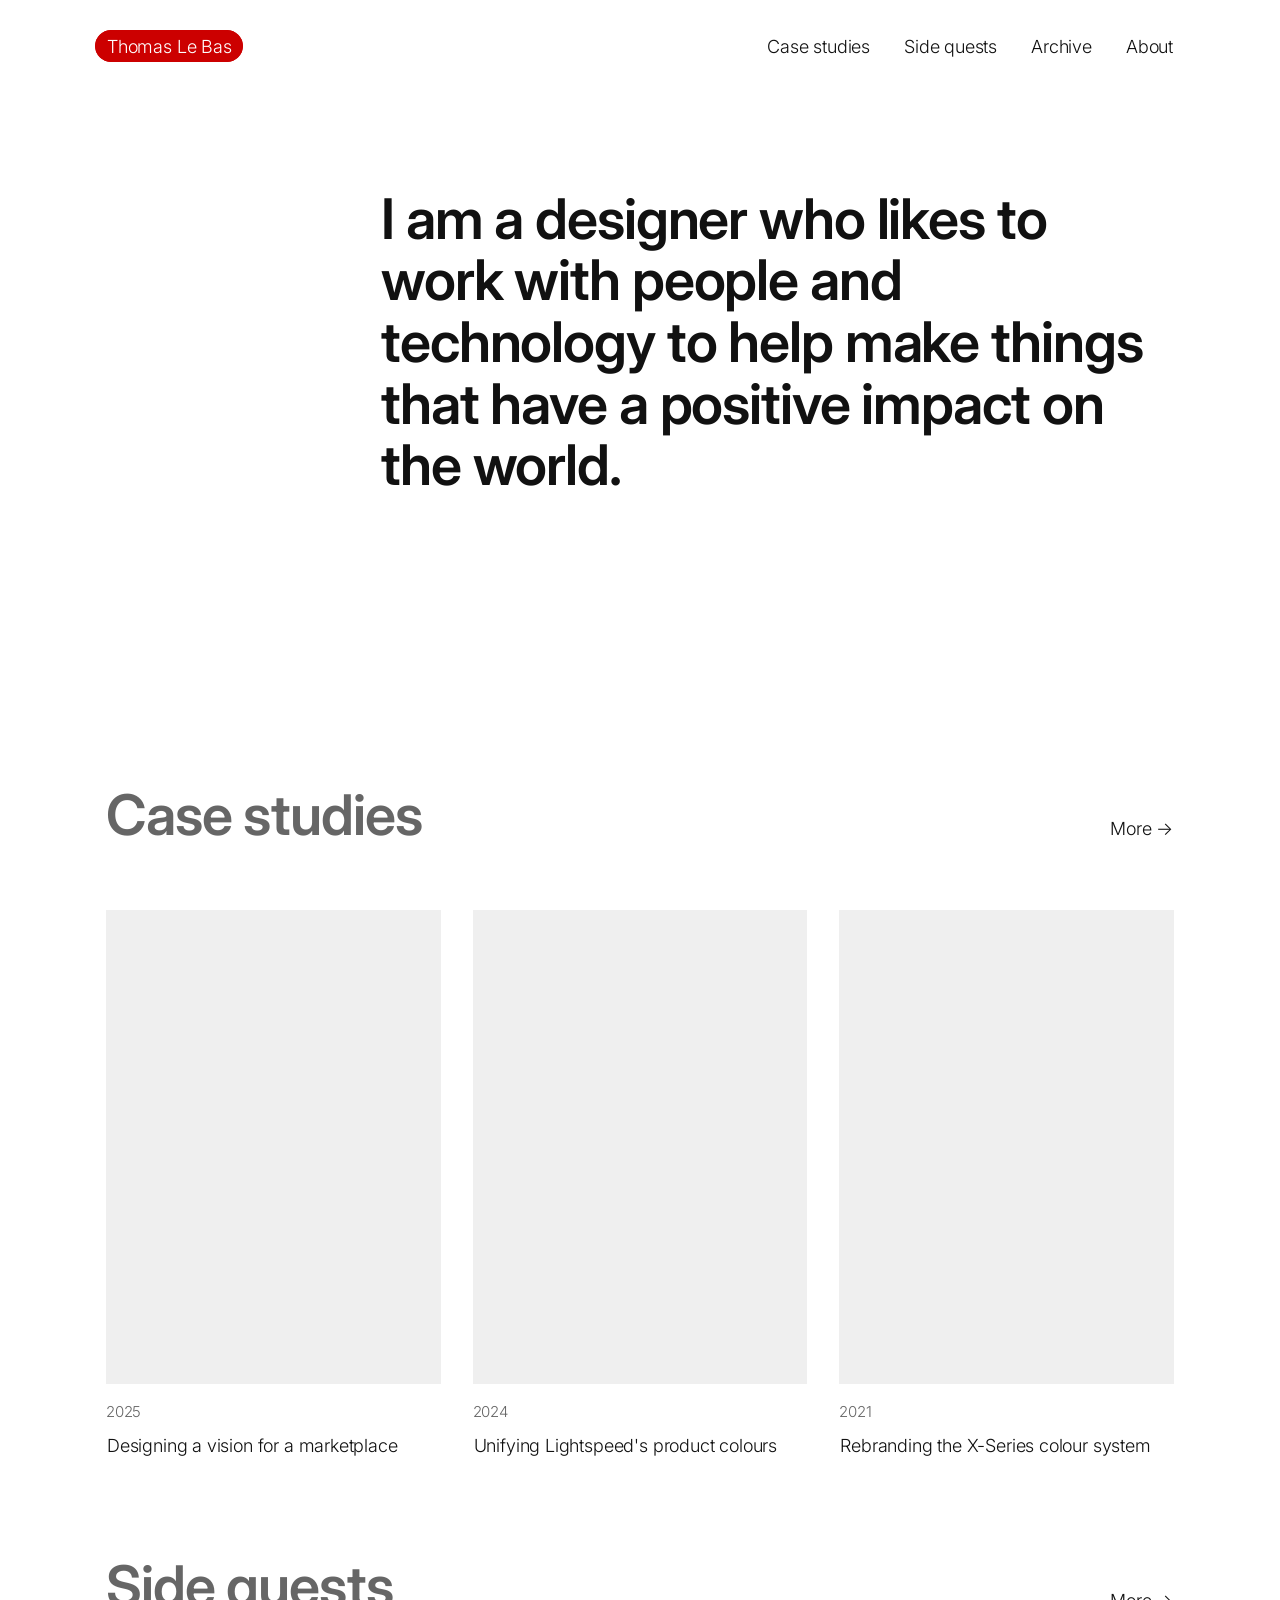
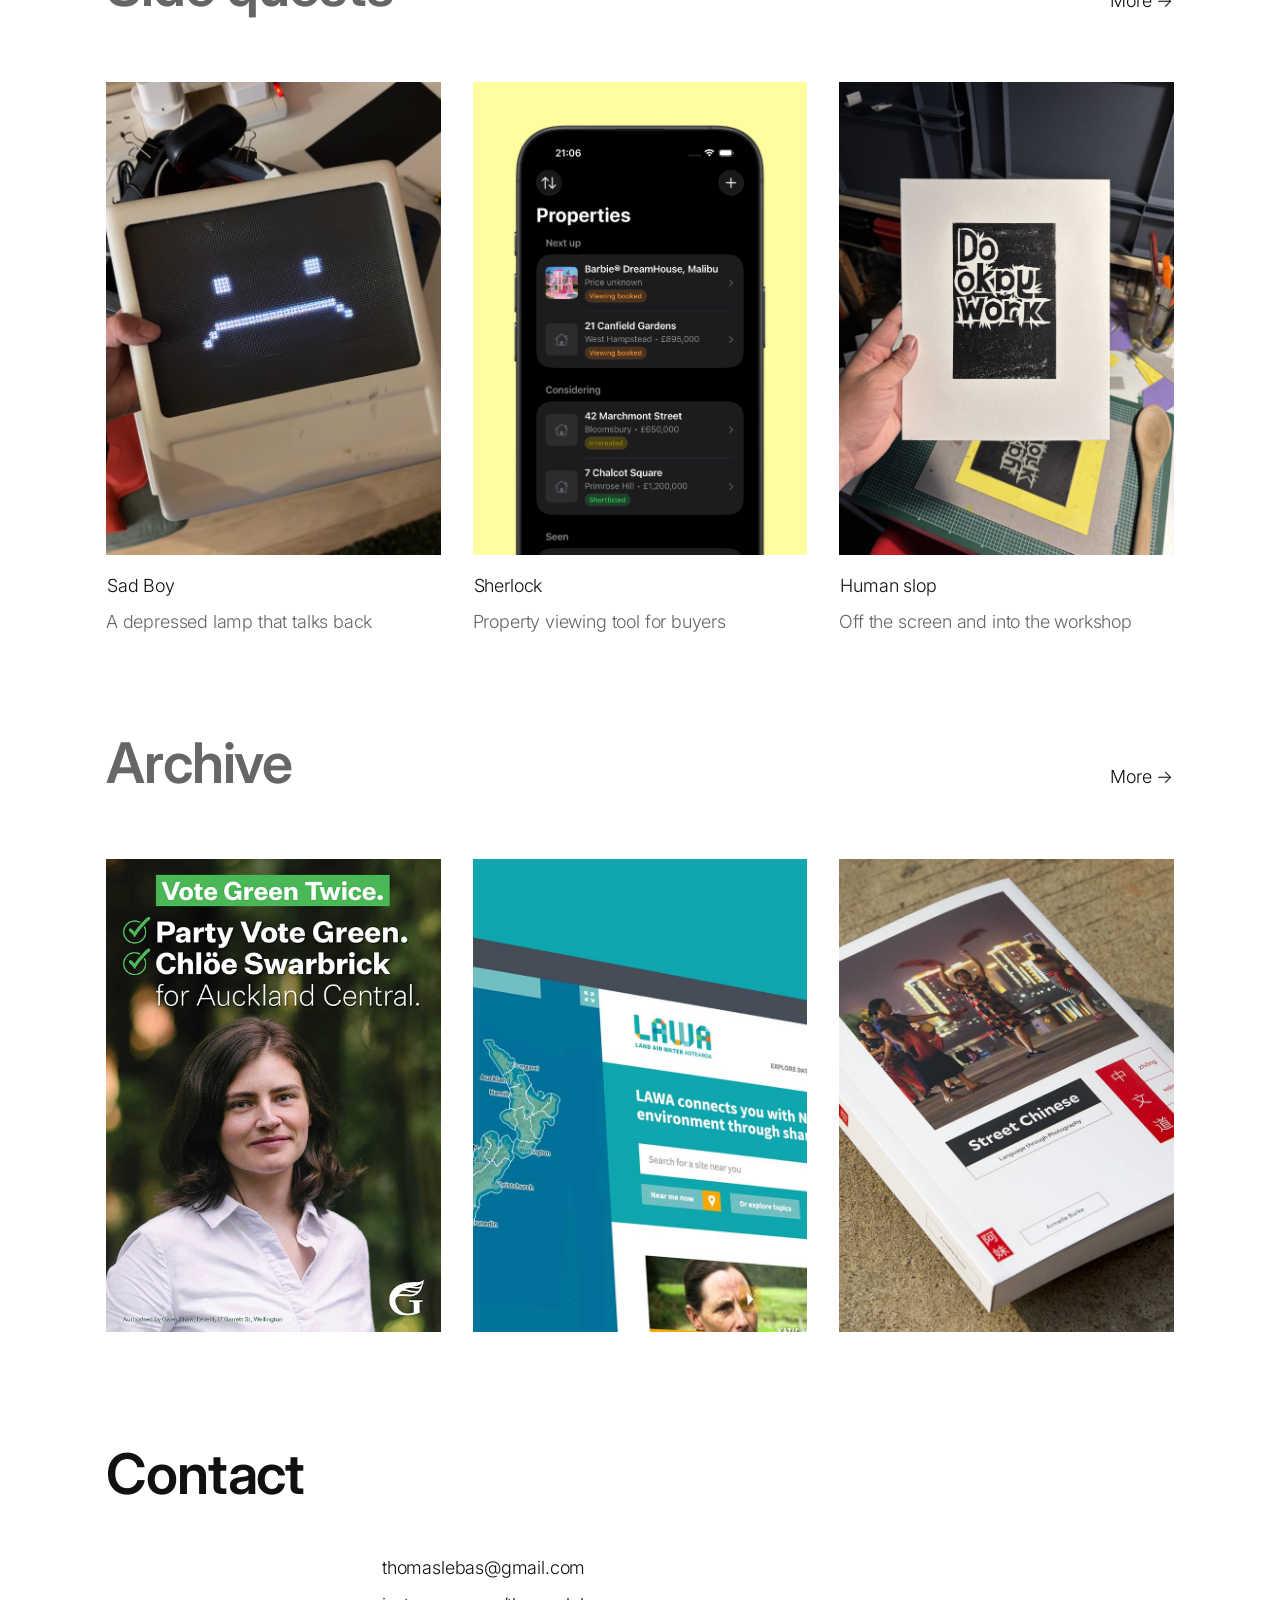
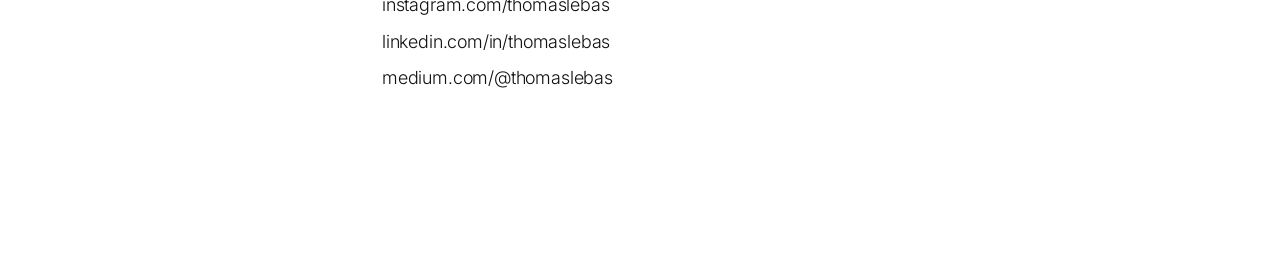
<file: index.html>
<!DOCTYPE html>
<html lang="en">
<head>
  <meta charset="UTF-8">
  <meta name="viewport" content="width=device-width, initial-scale=1.0">
  <title>Thomas Le Bas</title>
  <link rel="stylesheet" href="css/style.css">
</head>
<body data-page="home">
  <header class="site-header">
    <span class="site-name-cell"><a href="index.html" class="site-name">Thomas Le Bas</a></span>
    <button type="button" class="nav-toggle" aria-expanded="false" aria-controls="site-nav" aria-label="Open menu">
      <span class="nav-toggle-icon" aria-hidden="true"></span>
    </button>
    <nav id="site-nav">
      <div class="site-nav-inner">
      <div class="site-nav-panel">
      <ul class="site-nav">
        <li><a href="case-studies.html">Case studies</a></li>
        <li><a href="side-projects.html">Side quests</a></li>
        <li><a href="archive.html">Archive</a></li>
        <li><a href="about.html">About</a></li>
      </ul>
      </div>
      </div>
    </nav>
  </header>

  <main class="home-layout">
    <h1 class="home-intro">I am a designer who likes to work with people and technology to help make things that have a positive impact on the world.</h1>

    <section class="home-section">
      <div class="home-section-header">
        <h2 class="page-heading">Case studies</h2>
        <span class="home-section-more-cell"><a class="home-section-more" href="case-studies.html">More →</a></span>
      </div>
      <div class="project-carousel">
        <div id="case-studies-grid" class="project-grid"></div>
      </div>
    </section>

    <section class="home-section">
      <div class="home-section-header">
        <h2 class="page-heading">Side quests</h2>
        <span class="home-section-more-cell"><a class="home-section-more" href="side-projects.html">More →</a></span>
      </div>
      <div class="project-carousel">
        <div id="side-quests-grid" class="project-grid"></div>
      </div>
    </section>

    <section class="home-section">
      <div class="home-section-header">
        <h2 class="page-heading">Archive</h2>
        <span class="home-section-more-cell"><a class="home-section-more" href="archive.html">More →</a></span>
      </div>
      <div class="project-carousel">
        <div id="archive-grid" class="project-grid"></div>
      </div>
    </section>

    <section class="home-section about-layout">
      <h2 class="about-layout-heading">Contact</h2>
      <div class="about-layout-body">
        <ul class="contact-list">
          <li><a href="mailto:thomaslebas@gmail.com">thomaslebas@gmail.com</a></li>
          <li><a href="https://instagram.com/thomaslebas" target="_blank" rel="noopener noreferrer">instagram.com/thomaslebas</a></li>
          <li><a href="https://linkedin.com/in/thomaslebas" target="_blank" rel="noopener noreferrer">linkedin.com/in/thomaslebas</a></li>
          <li><a href="https://medium.com/@thomaslebas" target="_blank" rel="noopener noreferrer">medium.com/@thomaslebas</a></li>
        </ul>
      </div>
    </section>
  </main>

  <script src="js/data/case-studies.js"></script>
  <script src="js/data/side-projects.js"></script>
  <script src="js/data/archive.js"></script>
  <script src="js/project-content.js"></script>
  <script src="js/grid.js"></script>
  <script src="js/nav.js"></script>
  <script src="js/flag-wave.js"></script>
  <script>
    document.addEventListener('DOMContentLoaded', function () {
      // Case studies are password protected on their own pages, so the home
      // page teaser shows real titles but strips the descriptor (which tends
      // to carry client/context details) to avoid exposing more than a name.
      Promise.all(caseStudies.map(function (entry) {
        return resolveProjectContent(entry, 'case-studies');
      })).then(function (resolved) {
        var homeCaseStudies = resolved.map(function (project) {
          return Object.assign({}, project, { descriptor: undefined });
        });

        renderGrid(
          document.getElementById('case-studies-grid'),
          homeCaseStudies,
          { showDescriptor: true, source: 'case-studies' }
        );
      });

      Promise.all(sideProjects.map(function (entry) {
        return resolveProjectContent(entry, 'side-projects');
      })).then(function (resolved) {
        renderGrid(
          document.getElementById('side-quests-grid'),
          resolved,
          { showDescriptor: true, source: 'side-projects' }
        );
      });

      Promise.all(archiveProjects.map(function (entry) {
        return resolveProjectContent(entry, 'archive');
      })).then(function (resolved) {
        renderGrid(
          document.getElementById('archive-grid'),
          resolved,
          { source: 'archive' }
        );
      });
    });
  </script>
</body>
</html>
</file>
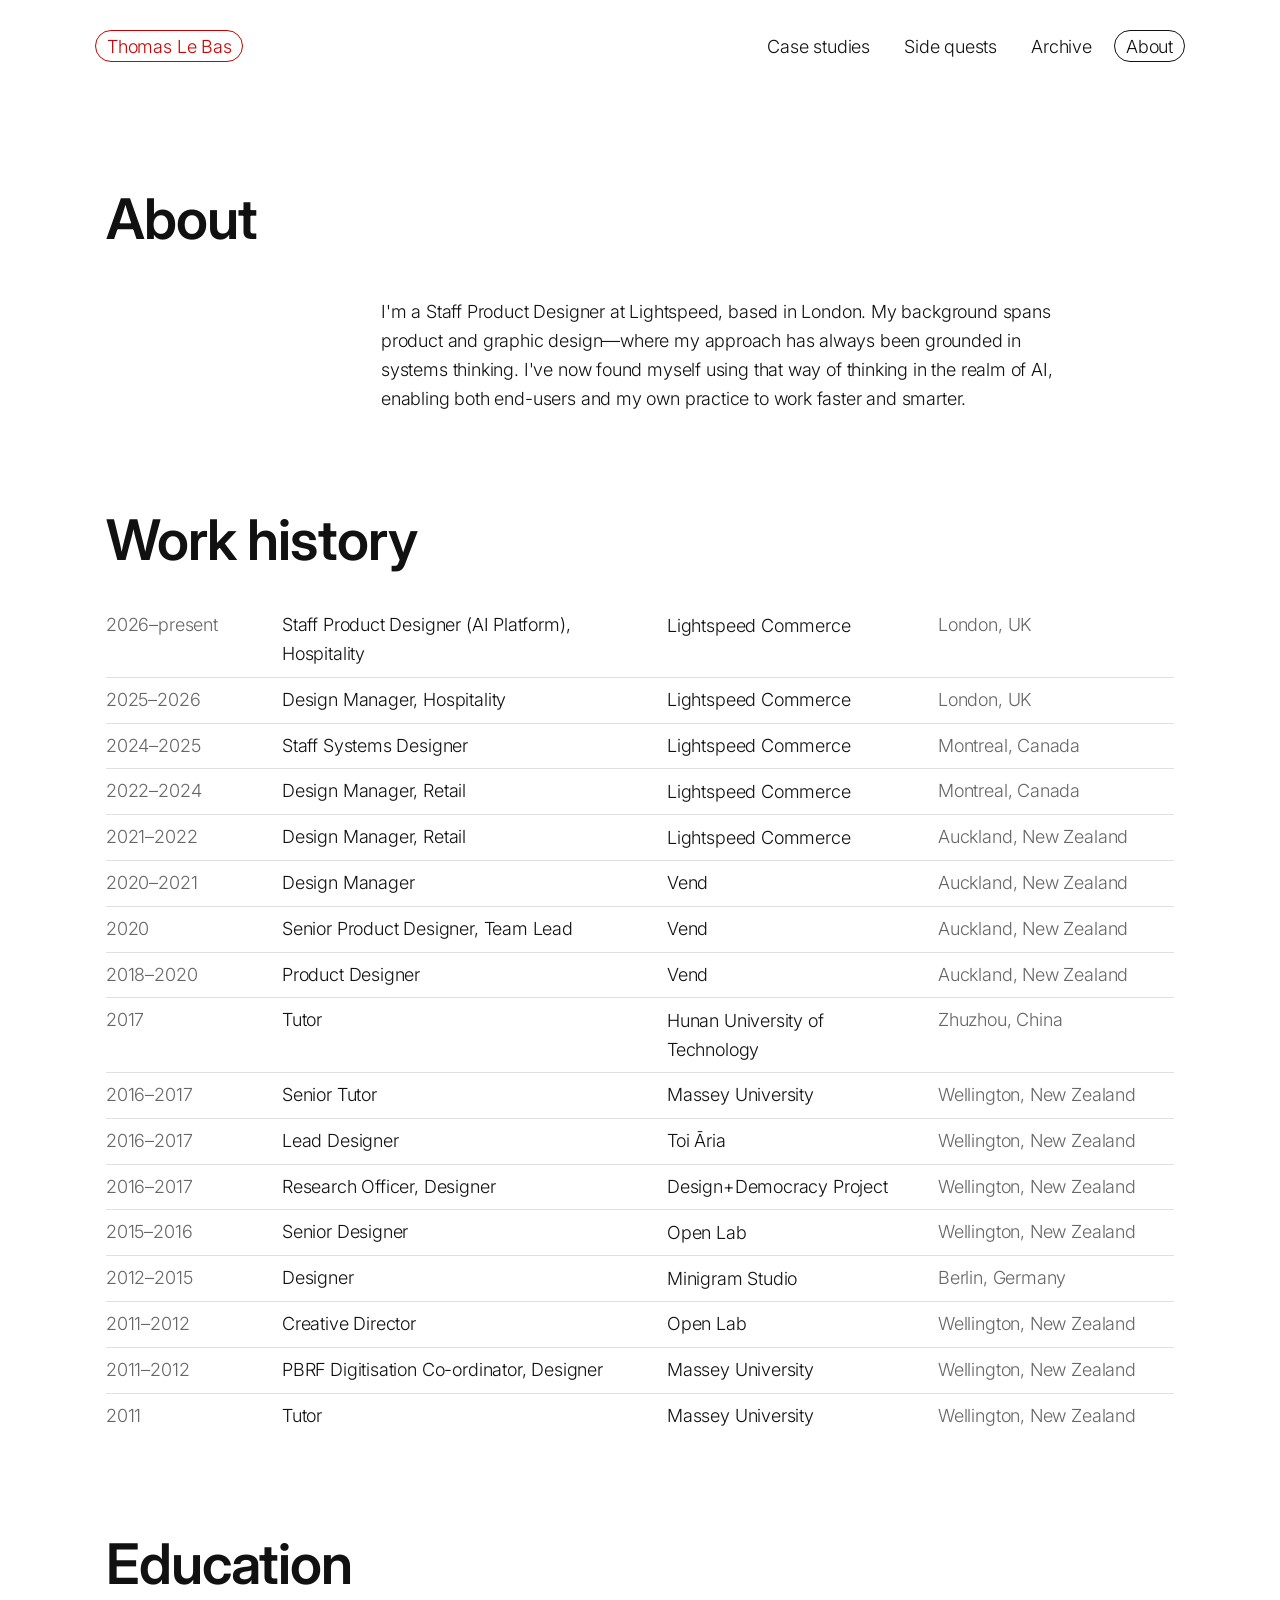
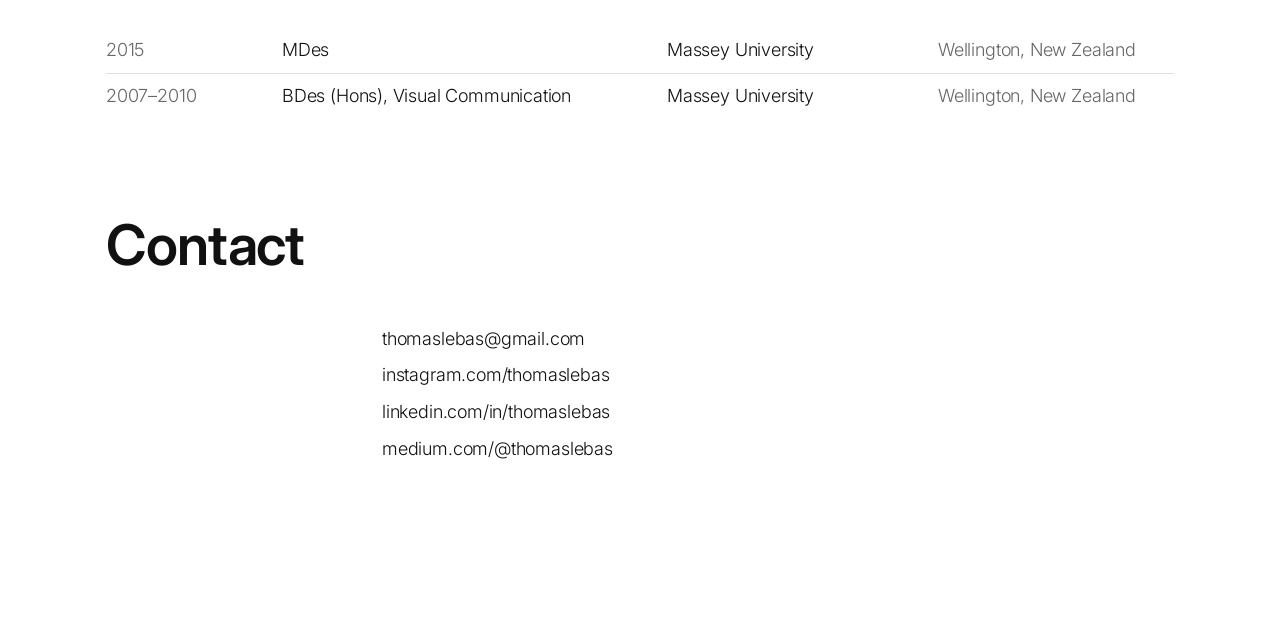
<file: about.html>
<!DOCTYPE html>
<html lang="en">
<head>
  <meta charset="UTF-8">
  <meta name="viewport" content="width=device-width, initial-scale=1.0">
  <title>About — Thomas Le Bas</title>
  <link rel="stylesheet" href="css/style.css">
</head>
<body data-page="about">
  <header class="site-header">
    <span class="site-name-cell"><a href="index.html" class="site-name">Thomas Le Bas</a></span>
    <button type="button" class="nav-toggle" aria-expanded="false" aria-controls="site-nav" aria-label="Open menu">
      <span class="nav-toggle-icon" aria-hidden="true"></span>
    </button>
    <nav id="site-nav">
      <div class="site-nav-inner">
      <div class="site-nav-panel">
      <ul class="site-nav">
        <li><a href="case-studies.html">Case studies</a></li>
        <li><a href="side-projects.html">Side quests</a></li>
        <li><a href="archive.html">Archive</a></li>
        <li><a href="about.html">About</a></li>
      </ul>
      </div>
      </div>
    </nav>
  </header>

  <main class="about-layout">
    <h1 class="page-heading about-layout-heading">About</h1>
    <div class="about-layout-body">
      <p class="about-bio">I'm a Staff Product Designer at Lightspeed, based in London. My background spans product and graphic design—where my approach has always been grounded in systems thinking. I've now found myself using that way of thinking in the realm of AI, enabling both end-users and my own practice to work faster and smarter.</p>
    </div>

    <section class="about-section about-layout-full">
      <h2>Work history</h2>
      <ul class="cv-list">
        <li>
          <span class="cv-dates">2026–present</span>
          <span>Staff Product Designer (AI Platform), Hospitality</span>
          <span class="cv-org-cell"><a class="cv-org" href="https://www.lightspeedhq.com/" target="_blank" rel="noopener noreferrer">Lightspeed Commerce</a></span>
          <span class="cv-location">London, UK</span>
        </li>
        <li>
          <span class="cv-dates">2025–2026</span>
          <span>Design Manager, Hospitality</span>
          <span class="cv-org-cell"><a class="cv-org" href="https://www.lightspeedhq.com/" target="_blank" rel="noopener noreferrer">Lightspeed Commerce</a></span>
          <span class="cv-location">London, UK</span>
        </li>
        <li>
          <span class="cv-dates">2024–2025</span>
          <span>Staff Systems Designer</span>
          <span class="cv-org-cell"><a class="cv-org" href="https://www.lightspeedhq.com/" target="_blank" rel="noopener noreferrer">Lightspeed Commerce</a></span>
          <span class="cv-location">Montreal, Canada</span>
        </li>
        <li>
          <span class="cv-dates">2022–2024</span>
          <span>Design Manager, Retail</span>
          <span class="cv-org-cell"><a class="cv-org" href="https://www.lightspeedhq.com/" target="_blank" rel="noopener noreferrer">Lightspeed Commerce</a></span>
          <span class="cv-location">Montreal, Canada</span>
        </li>
        <li>
          <span class="cv-dates">2021–2022</span>
          <span>Design Manager, Retail</span>
          <span class="cv-org-cell"><a class="cv-org" href="https://www.lightspeedhq.com/" target="_blank" rel="noopener noreferrer">Lightspeed Commerce</a></span>
          <span class="cv-location">Auckland, New Zealand</span>
        </li>
        <li>
          <span class="cv-dates">2020–2021</span>
          <span>Design Manager</span>
          <span class="cv-org-cell"><a class="cv-org" href="https://www.vendhq.com/" target="_blank" rel="noopener noreferrer">Vend</a></span>
          <span class="cv-location">Auckland, New Zealand</span>
        </li>
        <li>
          <span class="cv-dates">2020</span>
          <span>Senior Product Designer, Team Lead</span>
          <span class="cv-org-cell"><a class="cv-org" href="https://www.vendhq.com/" target="_blank" rel="noopener noreferrer">Vend</a></span>
          <span class="cv-location">Auckland, New Zealand</span>
        </li>
        <li>
          <span class="cv-dates">2018–2020</span>
          <span>Product Designer</span>
          <span class="cv-org-cell"><a class="cv-org" href="https://www.vendhq.com/" target="_blank" rel="noopener noreferrer">Vend</a></span>
          <span class="cv-location">Auckland, New Zealand</span>
        </li>
        <li>
          <span class="cv-dates">2017</span>
          <span>Tutor</span>
          <span class="cv-org-cell"><a class="cv-org" href="https://www.hut.edu.cn/" target="_blank" rel="noopener noreferrer">Hunan University of Technology</a></span>
          <span class="cv-location">Zhuzhou, China</span>
        </li>
        <li>
          <span class="cv-dates">2016–2017</span>
          <span>Senior Tutor</span>
          <span class="cv-org-cell"><a class="cv-org" href="https://www.massey.ac.nz/about/colleges-schools-and-institutes/college-of-creative-arts/" target="_blank" rel="noopener noreferrer">Massey University</a></span>
          <span class="cv-location">Wellington, New Zealand</span>
        </li>
        <li>
          <span class="cv-dates">2016–2017</span>
          <span>Lead Designer</span>
          <span class="cv-org-cell"><a class="cv-org" href="https://www.toiaria.org/" target="_blank" rel="noopener noreferrer">Toi Āria</a></span>
          <span class="cv-location">Wellington, New Zealand</span>
        </li>
        <li>
          <span class="cv-dates">2016–2017</span>
          <span>Research Officer, Designer</span>
          <span class="cv-org-cell"><a class="cv-org" href="https://designdem.tumblr.com/" target="_blank" rel="noopener noreferrer">Design+Democracy Project</a></span>
          <span class="cv-location">Wellington, New Zealand</span>
        </li>
        <li>
          <span class="cv-dates">2015–2016</span>
          <span>Senior Designer</span>
          <span class="cv-org-cell"><a class="cv-org" href="https://www.openlab.ac.nz/" target="_blank" rel="noopener noreferrer">Open Lab</a></span>
          <span class="cv-location">Wellington, New Zealand</span>
        </li>
        <li>
          <span class="cv-dates">2012–2015</span>
          <span>Designer</span>
          <span class="cv-org-cell"><a class="cv-org" href="https://minigram.de/" target="_blank" rel="noopener noreferrer">Minigram Studio</a></span>
          <span class="cv-location">Berlin, Germany</span>
        </li>
        <li>
          <span class="cv-dates">2011–2012</span>
          <span>Creative Director</span>
          <span class="cv-org-cell"><a class="cv-org" href="https://www.openlab.ac.nz/" target="_blank" rel="noopener noreferrer">Open Lab</a></span>
          <span class="cv-location">Wellington, New Zealand</span>
        </li>
        <li>
          <span class="cv-dates">2011–2012</span>
          <span>PBRF Digitisation Co-ordinator, Designer</span>
          <span class="cv-org-cell"><a class="cv-org" href="https://www.massey.ac.nz/about/colleges-schools-and-institutes/college-of-creative-arts/" target="_blank" rel="noopener noreferrer">Massey University</a></span>
          <span class="cv-location">Wellington, New Zealand</span>
        </li>
        <li>
          <span class="cv-dates">2011</span>
          <span>Tutor</span>
          <span class="cv-org-cell"><a class="cv-org" href="https://www.massey.ac.nz/about/colleges-schools-and-institutes/college-of-creative-arts/" target="_blank" rel="noopener noreferrer">Massey University</a></span>
          <span class="cv-location">Wellington, New Zealand</span>
        </li>
      </ul>
    </section>

    <section class="about-section about-layout-full">
      <h2>Education</h2>
      <ul class="cv-list">
        <li>
          <span class="cv-dates">2015</span>
          <span>MDes</span>
          <span class="cv-org-cell"><a class="cv-org" href="https://www.massey.ac.nz/about/colleges-schools-and-institutes/college-of-creative-arts/" target="_blank" rel="noopener noreferrer">Massey University</a></span>
          <span class="cv-location">Wellington, New Zealand</span>
        </li>
        <li>
          <span class="cv-dates">2007–2010</span>
          <span>BDes (Hons), Visual Communication</span>
          <span class="cv-org-cell"><a class="cv-org" href="https://www.massey.ac.nz/about/colleges-schools-and-institutes/college-of-creative-arts/" target="_blank" rel="noopener noreferrer">Massey University</a></span>
          <span class="cv-location">Wellington, New Zealand</span>
        </li>
      </ul>
    </section>

    <h2 class="about-layout-heading">Contact</h2>
    <div class="about-layout-body">
      <ul class="contact-list">
        <li><a href="mailto:thomaslebas@gmail.com">thomaslebas@gmail.com</a></li>
        <li><a href="https://instagram.com/thomaslebas" target="_blank" rel="noopener noreferrer">instagram.com/thomaslebas</a></li>
        <li><a href="https://linkedin.com/in/thomaslebas" target="_blank" rel="noopener noreferrer">linkedin.com/in/thomaslebas</a></li>
        <li><a href="https://medium.com/@thomaslebas" target="_blank" rel="noopener noreferrer">medium.com/@thomaslebas</a></li>
      </ul>
    </div>
  </main>

  <script src="js/nav.js"></script>
</body>
</html>
</file>
<file: css/style.css>
@import url('https://fonts.googleapis.com/css2?family=Inter:wght@300;600&display=swap');

:root {
  --color-bg: #ffffff;
  --color-text: #111111;
  --color-muted: #666666;
  --color-accent: #cc0000;
  --color-border: #e0e0e0;
  --font-family: 'Inter', system-ui, sans-serif;
  --font-size-heading: 3.5rem;
  --line-height-heading: 1.1;
  --letter-spacing-heading: -0.02em;
  --font-size-body: 1.125rem;
  --letter-spacing-body: -0.01em;
  --font-size-subheading: 1.75rem;
  --font-size-caption: 0.9375rem;
  --font-weight-heading: 600;
  --font-weight-body: 300;
  --max-width: 1100px;
  --space-xs: 0.5rem;
  --space-sm: 1rem;
  --space-md: 2rem;
  --space-lg: 4rem;
  --space-xl: 6rem;
  --link-pill-padding-y: 0.25em;
  --link-pill-padding-x: 0.6em;
  --color-link-highlight: #ebebeb;
  --color-site-name-highlight: #fde8e8;
}

@media (prefers-color-scheme: dark) {
  :root {
    --color-bg: #111111;
    --color-text: #d4d4d4;
    --color-muted: #8a8a8a;
    --color-accent: #d94040;
    --color-border: #333333;
    --color-link-highlight: #2a2a2a;
    --color-site-name-highlight: #3d2222;
  }
}

*,
*::before,
*::after {
  box-sizing: border-box;
  margin: 0;
  padding: 0;
}

html {
  font-size: 16px;
  -webkit-text-size-adjust: 100%;
}

body {
  font-family: var(--font-family);
  font-weight: var(--font-weight-body);
  font-size: var(--font-size-body);
  letter-spacing: var(--letter-spacing-body);
  line-height: 1.6;
  color: var(--color-text);
  background-color: var(--color-bg);
  text-transform: none;
}

a {
  color: inherit;
  text-decoration: none;
}

/* Link pill — single source of truth for all text links */
:is(
  a:not(.project-card):not(.project-card-link),
  .project-card-title
) {
  display: inline;
  line-height: 1.6;
  padding: var(--link-pill-padding-y) var(--link-pill-padding-x);
  margin: calc(-1 * var(--link-pill-padding-y)) calc(-1 * var(--link-pill-padding-x));
  border: 1px solid transparent;
  border-radius: 999px;
  box-decoration-break: clone;
  -webkit-box-decoration-break: clone;
  background-image: linear-gradient(transparent, transparent);
  background-size: 100% 100%;
}

:is(
  a:not(.project-card):not(.project-card-link):not(:where(.site-nav a)),
  .project-card-title
) {
  transition: background-image 0.15s ease, border-color 0.15s ease;
}

.site-header nav .site-nav a,
.site-header nav .site-nav a:hover {
  transition: none;
}

.site-header nav .site-nav a.active {
  transition: border-color 0s;
}

:is(a:not(.project-card):not(.project-card-link):hover, .project-card-link:hover .project-card-title) {
  background-image: linear-gradient(var(--color-link-highlight), var(--color-link-highlight));
  text-decoration: none;
}

img {
  display: block;
  max-width: 100%;
  height: auto;
}

/* Header */

.site-header {
  position: sticky;
  top: 0;
  z-index: 100;
  display: flex;
  justify-content: space-between;
  align-items: baseline;
  gap: var(--space-md);
  max-width: var(--max-width);
  margin: 0 auto;
  padding: var(--space-md) var(--space-sm);
  background-color: var(--color-bg);
}

.site-name-cell,
.home-section-more-cell,
.cv-org-cell,
.project-back-cell,
.project-next-cell,
.project-next-top-cell {
  min-width: 0;
}

.site-name {
  font-size: var(--font-size-body);
  font-weight: var(--font-weight-body);
  white-space: nowrap;
}

.site-header a.site-name {
  color: var(--color-accent);
  border-color: var(--color-accent);
  background-image: linear-gradient(transparent, transparent);
}

body[data-page="home"] .site-header a.site-name {
  color: #ffffff;
  border-color: var(--color-accent);
  background-image: linear-gradient(var(--color-accent), var(--color-accent));
}

.site-header a.site-name:hover {
  color: var(--color-accent);
  border-color: var(--color-accent);
  background-image: linear-gradient(var(--color-site-name-highlight), var(--color-site-name-highlight));
}

body[data-page="home"] .site-header a.site-name:hover {
  color: #ffffff;
  border-color: var(--color-accent);
  background-image: linear-gradient(var(--color-accent), var(--color-accent));
}

.site-nav a.active {
  border-color: currentColor;
}

.nav-toggle {
  display: none;
  background: none;
  border: none;
  padding: var(--space-xs);
  cursor: pointer;
  color: inherit;
  line-height: 0;
}

.nav-toggle-icon,
.nav-toggle-icon::before,
.nav-toggle-icon::after {
  display: block;
  width: 1.25rem;
  height: 2px;
  background-color: currentColor;
}

.nav-toggle-icon {
  position: relative;
}

.nav-toggle-icon::before,
.nav-toggle-icon::after {
  content: '';
  position: absolute;
  left: 0;
}

.nav-toggle-icon::before {
  top: -6px;
}

.nav-toggle-icon::after {
  top: 6px;
}

.site-nav {
  display: flex;
  flex-wrap: wrap;
  gap: var(--space-sm) var(--space-md);
  list-style: none;
}

.site-nav a,
.cv-org {
  font-size: var(--font-size-body);
  font-weight: var(--font-weight-body);
}

/* Main */

main {
  max-width: var(--max-width);
  margin: 0 auto;
  padding: var(--space-xl) var(--space-sm) var(--space-xl);
}

/* Homepage */

.home-layout {
  display: grid;
  grid-template-columns: repeat(12, 1fr);
  column-gap: var(--space-md);
  align-items: start;
}

.home-intro {
  grid-column: 4 / span 9;
  font-size: var(--font-size-heading);
  font-weight: var(--font-weight-heading);
  line-height: var(--line-height-heading);
  letter-spacing: var(--letter-spacing-heading);
  margin-bottom: 18rem;
  position: relative;
  transition: color 0.3s ease;
}

.home-intro canvas {
  position: absolute;
  inset: 0;
  width: 100%;
  height: 100%;
  pointer-events: none;
  opacity: 0;
  transition: opacity 0.3s ease;
}

.home-intro.has-ripple,
.home-intro.has-flag-wave {
  color: transparent;
}

.home-intro.has-ripple canvas,
.home-intro.has-flag-wave canvas {
  opacity: 1;
}

.home-layout > .home-section {
  grid-column: 1 / -1;
}

.home-intro + .home-section {
  margin-top: 0;
}

.home-section {
  margin-top: var(--space-xl);
}

.home-section-header {
  display: flex;
  justify-content: space-between;
  align-items: baseline;
  gap: var(--space-md);
  margin-bottom: var(--space-md);
}

.home-section-header .page-heading {
  margin-bottom: 0;
}

.home-section-more {
  font-size: var(--font-size-body);
  font-weight: var(--font-weight-body);
  white-space: nowrap;
  flex-shrink: 0;
}

.home-section .page-heading {
  margin-bottom: var(--space-md);
  color: var(--color-muted);
}

/* Page headings */

.page-heading {
  font-size: var(--font-size-heading);
  font-weight: var(--font-weight-heading);
  line-height: var(--line-height-heading);
  letter-spacing: var(--letter-spacing-heading);
  margin-bottom: var(--space-sm);
  color: var(--color-text);
}

.page-intro {
  font-size: var(--font-size-body);
  color: var(--color-muted);
  max-width: 40rem;
  margin-bottom: var(--space-lg);
}

.page-placeholder {
  font-size: var(--font-size-body);
  color: var(--color-muted);
}

/* Auth gate */

.auth-gate {
  max-width: 24rem;
}

.auth-gate-intro {
  font-size: var(--font-size-body);
  color: var(--color-muted);
  margin-bottom: var(--space-md);
}

.auth-gate-form {
  display: flex;
  flex-direction: column;
  gap: var(--space-sm);
}

.auth-gate-label {
  font-size: var(--font-size-body);
}

.auth-gate-input {
  font-family: var(--font-family);
  font-size: var(--font-size-body);
  font-weight: var(--font-weight-body);
  letter-spacing: var(--letter-spacing-body);
  color: var(--color-text);
  background-color: var(--color-bg);
  border: 1px solid var(--color-border);
  padding: var(--space-xs) var(--space-sm);
  width: 100%;
}

.auth-gate-input:focus {
  outline: 2px solid var(--color-accent);
  outline-offset: 2px;
}

.auth-gate-error {
  font-size: var(--font-size-body);
  color: var(--color-accent);
}

.auth-gate-submit {
  align-self: flex-start;
  font-family: var(--font-family);
  font-size: var(--font-size-body);
  font-weight: var(--font-weight-body);
  letter-spacing: var(--letter-spacing-body);
  color: var(--color-text);
  background: none;
  border: 1px solid var(--color-border);
  padding: var(--space-xs) var(--space-sm);
  border-radius: 999px;
  cursor: pointer;
  transition: background-color 0.15s ease;
}

.auth-gate-submit:hover {
  background-color: var(--color-link-highlight);
  text-decoration: none;
}

/* About */

.about-layout {
  display: grid;
  grid-template-columns: repeat(12, 1fr);
  column-gap: var(--space-md);
  row-gap: var(--space-md);
  align-items: start;
}

.about-layout-heading {
  grid-column: 1 / -1;
}

.about-layout-body {
  grid-column: 4 / span 8;
  margin-bottom: var(--space-lg);
}

.about-layout-full {
  grid-column: 1 / -1;
}

.about-layout-heading.page-heading,
h2.about-layout-heading {
  margin-bottom: var(--space-sm);
}

h2.about-layout-heading {
  font-size: var(--font-size-heading);
  font-weight: var(--font-weight-heading);
  line-height: var(--line-height-heading);
  letter-spacing: var(--letter-spacing-heading);
  color: var(--color-text);
}

.about-section {
  margin-bottom: var(--space-lg);
}

.about-section h2 {
  font-size: var(--font-size-heading);
  font-weight: var(--font-weight-heading);
  line-height: var(--line-height-heading);
  letter-spacing: var(--letter-spacing-heading);
  margin-bottom: var(--space-md);
  color: var(--color-text);
}

.about-bio {
  margin-bottom: 0;
}

.cv-list {
  list-style: none;
}

.cv-list li {
  display: grid;
  grid-template-columns: 9rem 22rem 15rem 14rem;
  gap: var(--space-md);
  align-items: baseline;
  justify-items: start;
  text-align: left;
  padding: var(--space-xs) 0;
  border-bottom: 1px solid var(--color-border);
  font-size: var(--font-size-body);
}

.cv-list li:last-child {
  border-bottom: none;
}

.cv-dates,
.cv-location {
  color: var(--color-muted);
}

.cv-org {
  text-align: left;
}

.cv-location {
  text-align: left;
}

.contact-list {
  list-style: none;
}

.contact-list li {
  margin-bottom: var(--space-xs);
}

.contact-list a {
  font-size: var(--font-size-body);
  overflow-wrap: anywhere;
}

/* Project detail */

.project-layout {
  display: grid;
  grid-template-columns: repeat(12, 1fr);
  column-gap: var(--space-md);
  row-gap: var(--space-md);
  align-items: start;
}

.project-back-cell {
  grid-column: 1 / span 3;
  justify-self: start;
}

.project-back {
  font-size: var(--font-size-body);
  color: var(--color-muted);
}

.project-back-arrow {
  color: inherit;
}

.project-next-top-cell {
  grid-column: 12;
  grid-row: 1;
  justify-self: end;
}

.project-next-cell {
  grid-column: 4 / span 8;
  justify-self: start;
  margin-top: var(--space-lg);
}

.project-content {
  grid-column: 4 / span 8;
  margin-bottom: var(--space-lg);
}

.project-title {
  font-size: var(--font-size-heading);
  font-weight: var(--font-weight-heading);
  line-height: var(--line-height-heading);
  letter-spacing: var(--letter-spacing-heading);
  margin-bottom: var(--space-sm);
  color: var(--color-text);
}

.project-description {
  font-size: var(--font-size-body);
  margin-bottom: var(--space-sm);
}

.project-credit,
.project-year {
  font-size: var(--font-size-body);
  color: var(--color-muted);
  margin-bottom: var(--space-xs);
}

.project-year {
  margin-bottom: 0;
}

.project-images {
  grid-column: 1 / -1;
}

.project-images img {
  width: 100%;
  margin-bottom: var(--space-sm);
}

.project-images img:last-child {
  margin-bottom: 0;
}

/* Project body */

.project-body {
  grid-column: 4 / span 8;
}

.project-subline {
  font-size: var(--font-size-body);
  font-weight: var(--font-weight-body);
  margin-bottom: var(--space-xs);
}

.project-meta {
  font-size: var(--font-size-caption);
  font-weight: var(--font-weight-body);
  color: var(--color-muted);
  margin-bottom: 0;
}

.project-intro {
  font-size: var(--font-size-body);
  font-weight: var(--font-weight-body);
  margin-bottom: var(--space-md);
}

.project-stats {
  display: grid;
  grid-template-columns: repeat(3, 1fr);
  gap: var(--space-md);
  margin-bottom: var(--space-lg);
}

.project-stat {
  font-size: var(--font-size-body);
  font-weight: var(--font-weight-body);
  color: var(--color-muted);
}

.project-subheading {
  font-size: var(--font-size-subheading);
  font-weight: var(--font-weight-heading);
  line-height: var(--line-height-heading);
  letter-spacing: var(--letter-spacing-heading);
  color: var(--color-text);
  margin-top: var(--space-xl);
  margin-bottom: var(--space-sm);
}

.project-body > .project-subheading:first-child {
  margin-top: 0;
}

.project-paragraph {
  font-size: var(--font-size-body);
  font-weight: var(--font-weight-body);
  margin-bottom: var(--space-sm);
}

.project-figure {
  margin: var(--space-md) 0;
}

.project-figure img {
  width: 100%;
  min-height: 320px;
  background-color: var(--color-border);
}

.project-caption {
  width: 50%;
  margin-top: var(--space-xs);
  margin-inline-start: 50%;
  font-size: var(--font-size-caption);
  font-weight: var(--font-weight-body);
  color: var(--color-muted);
}

.project-list {
  list-style: disc;
  padding-left: 1.25rem;
  font-size: var(--font-size-body);
  font-weight: var(--font-weight-body);
  margin-bottom: var(--space-sm);
}

.project-list li {
  margin-bottom: var(--space-xs);
}

.project-note {
  font-size: var(--font-size-caption);
  font-weight: var(--font-weight-body);
  color: var(--color-muted);
  margin-top: var(--space-xl);
}

.project-body a:not(.project-card):not(.project-card-link),
.project-content a:not(.project-card):not(.project-card-link) {
  padding: 0;
  margin: 0;
  border: none;
  border-bottom: 1px solid currentColor;
  border-radius: 0;
  background-image: none;
  text-decoration: none;
}

.project-body a:not(.project-card):not(.project-card-link):hover,
.project-content a:not(.project-card):not(.project-card-link):hover {
  background-image: none;
  color: #ffffff;
}

/* Grid */

.project-grid {
  display: grid;
  grid-template-columns: repeat(3, 1fr);
  gap: var(--space-md);
}

.project-card {
  display: block;
  width: 100%;
  text-align: left;
  color: inherit;
}

a.project-card {
  padding: 0;
  margin: 0;
  border: none;
  border-radius: 0;
  line-height: inherit;
  box-decoration-break: initial;
  -webkit-box-decoration-break: initial;
  background-image: none;
}

a.project-card:hover {
  background-color: transparent;
  background-image: none;
}

.project-card-link {
  display: block;
  color: inherit;
  padding: 0;
  margin: 0;
  border: none;
  border-radius: 0;
  line-height: inherit;
  box-decoration-break: initial;
  -webkit-box-decoration-break: initial;
  background-image: none;
}

.project-card-link:hover {
  background-image: none;
}

.project-card-year {
  font-size: var(--font-size-caption);
  font-weight: var(--font-weight-body);
  color: var(--color-muted);
  margin-bottom: var(--space-xs);
}

.project-card-title {
  font-size: var(--font-size-body);
  font-weight: var(--font-weight-body);
}

.project-card-descriptor {
  display: block;
  width: fit-content;
  max-width: 100%;
  color: var(--color-muted);
  margin-top: var(--space-xs);
  font-size: var(--font-size-body);
  font-weight: var(--font-weight-body);
}

.project-card-image,
.project-card-placeholder {
  margin-bottom: var(--space-sm);
}

.project-card-image {
  width: 100%;
  aspect-ratio: 210 / 297;
  object-fit: cover;
}

.project-card-placeholder {
  width: 100%;
  aspect-ratio: 210 / 297;
  background-color: var(--color-muted);
  opacity: 0.1;
}

/* Home — desktop shows top 3 per section; mobile uses carousels for all */

.home-layout .home-section .project-card:nth-child(n + 4) {
  display: none;
}

@media (max-width: 640px) {
  .home-layout .home-section .project-carousel {
    overflow-x: auto;
    overflow-y: hidden;
    scroll-snap-type: x mandatory;
    -webkit-overflow-scrolling: touch;
    scrollbar-width: none;
    scroll-padding-inline: var(--space-sm);
    margin-right: calc(-1 * var(--space-sm));
    padding-right: var(--space-sm);
  }

  .home-layout .home-section .project-carousel::-webkit-scrollbar {
    display: none;
  }

  .home-layout .home-section .project-grid {
    display: flex;
    gap: var(--space-sm);
    width: max-content;
    padding-right: var(--space-sm);
  }

  .home-layout .home-section .project-card {
    display: block;
    flex: 0 0 min(78vw, 16rem);
    scroll-snap-align: start;
  }

  .home-layout .home-section .project-card:nth-child(n + 4) {
    display: block;
  }
}

@media (max-width: 900px) {
  .project-grid {
    grid-template-columns: repeat(2, 1fr);
  }
}

@media (max-width: 640px) {
  :root {
    --font-size-heading: 2.5em;
  }

  .site-header {
    flex-wrap: wrap;
    align-items: center;
    row-gap: 0;
    column-gap: var(--space-md);
  }

  .site-header a.site-name {
    margin-left: 0;
  }

  .nav-toggle {
    display: flex;
    align-items: center;
    justify-content: center;
    margin-left: auto;
    padding: 0;
    width: 1.25rem;
    height: var(--font-size-body);
    line-height: 0;
  }

  .site-header nav {
    width: 100%;
    order: 3;
    min-height: 0;
  }

  .site-nav-inner {
    height: 0;
    min-height: 0;
    overflow: hidden;
    transition: height 0.25s ease;
  }

  .site-nav {
    flex-direction: column;
    flex-wrap: nowrap;
    align-items: flex-start;
    width: 100%;
    gap: var(--space-sm);
    padding-top: calc(var(--space-md) + var(--space-sm) + var(--link-pill-padding-y) + 1px);
    padding-right: var(--link-pill-padding-x);
    padding-bottom: var(--link-pill-padding-y);
    padding-left: 2em;
  }

  .site-header nav:not(.is-open) .site-nav a.active {
    border-color: transparent;
    transition: border-color 0s 0.25s;
  }

  .project-grid {
    grid-template-columns: 1fr;
  }

  .cv-list li {
    grid-template-columns: 1fr;
    gap: 0;
    padding: var(--space-sm) 0;
  }

  .project-back-cell,
  .project-next-cell,
  .project-content,
  .about-layout-heading,
  .about-layout-body,
  .home-intro,
  .project-body {
    grid-column: 1 / -1;
  }

  .project-next-top-cell {
    display: none;
  }

  .project-stats {
    grid-template-columns: 1fr;
    gap: var(--space-sm);
  }

  .project-caption {
    width: 100%;
    margin-inline-start: 0;
  }
}
</file>
